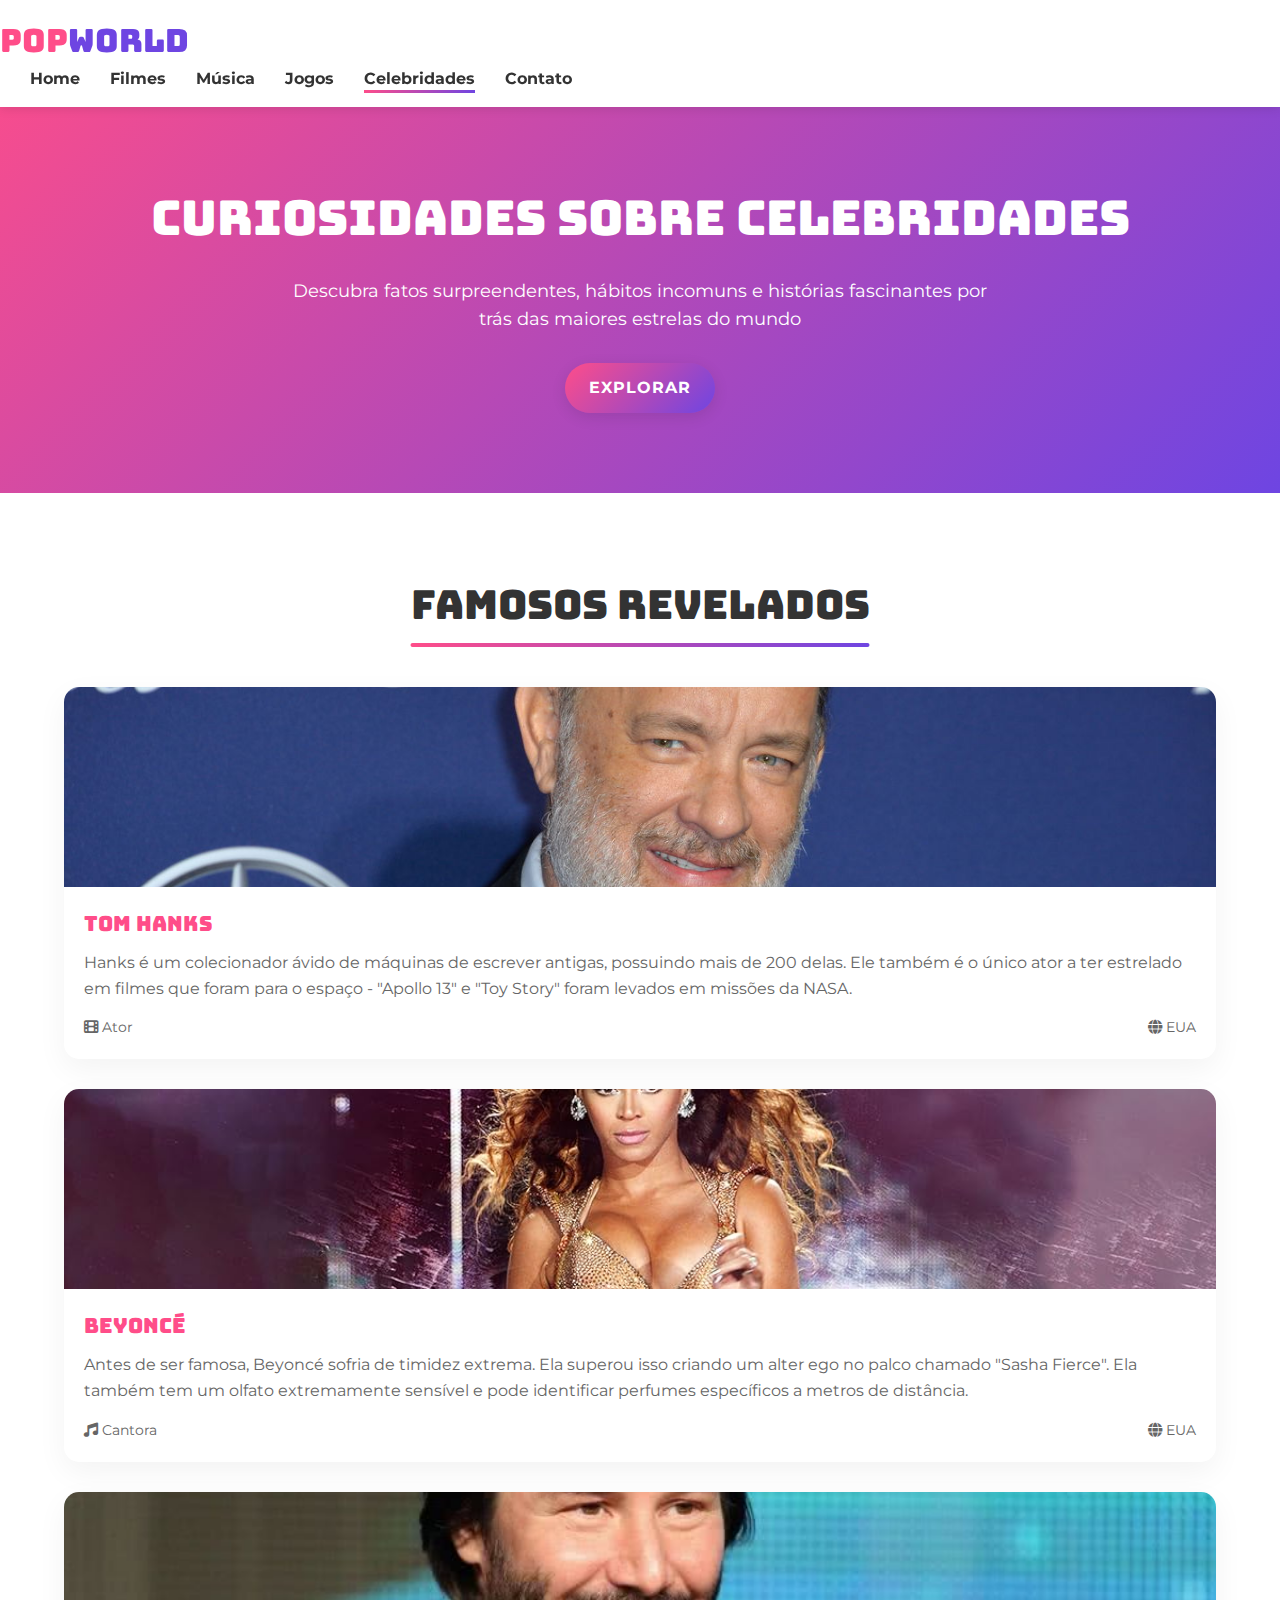
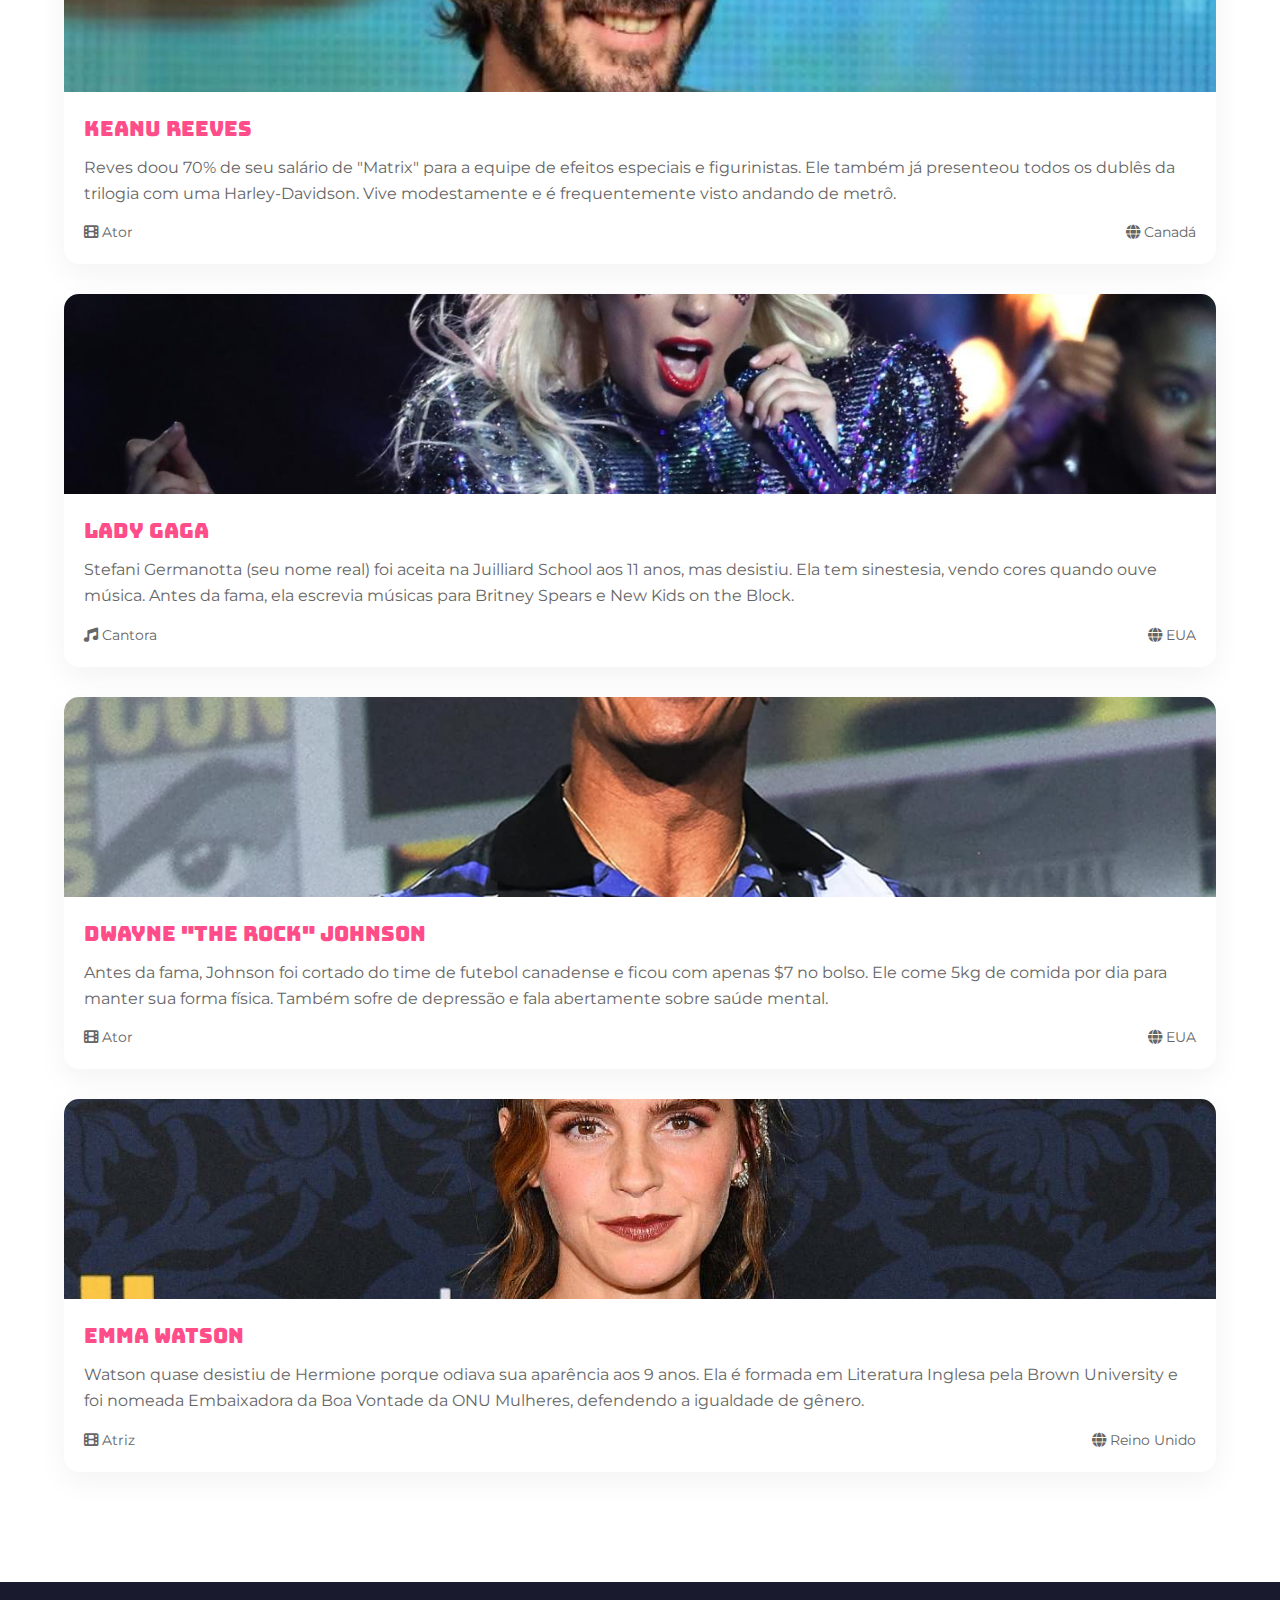
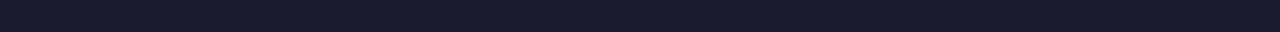
<file: celebridades.html>
<!DOCTYPE html>
<html lang="pt-BR">
<head>
    <meta charset="UTF-8">
    <meta name="viewport" content="width=device-width, initial-scale=1.0">
    <title>Celebridades - PopWorld</title>
    <link rel="stylesheet" href="style.css">
    <link rel="stylesheet" href="https://cdnjs.cloudflare.com/ajax/libs/font-awesome/6.4.0/css/all.min.css">
    <link href="https://fonts.googleapis.com/css2?family=Bungee&family=Montserrat:wght@400;700&display=swap" rel="stylesheet">
</head>
<body>
    <header>
        <div class="logo">
            <span>POP</span><span>WORLD</span>
        </div>
        <nav>
            <ul>
                <li><a href="index.html">Home</a></li>
                <li><a href="filmes.html">Filmes</a></li>
                <li><a href="musica.html">Música</a></li>
                <li><a href="jogos.html">Jogos</a></li>
                <li><a href="celebridades.html" class="active">Celebridades</a></li>
                <li><a href="contatos.html">Contato</a></li>
            </ul>
        </nav>
        <button class="menu-toggle">
            <i class="fas fa-bars"></i>
        </button>
    </header>

    <section class="secondary-hero">
        <h1>Curiosidades sobre Celebridades</h1>
        <p>Descubra fatos surpreendentes, hábitos incomuns e histórias fascinantes por trás das maiores estrelas do mundo</p>
        <a href="#celebs-content" class="btn">Explorar</a>
    </section>

    <section class="content-section" id="celebs-content">
        <h2 class="section-title">Famosos Revelados</h2>
        
        <div class="container">
            <div class="facts-grid">
                <div class="fact-card">
                    <div class="fact-image">
                        <img src="assets/images/tom-hanks.jpg" alt="Tom Hanks">
                    </div>
                    <div class="fact-content">
                        <h3>Tom Hanks</h3>
                        <p>Hanks é um colecionador ávido de máquinas de escrever antigas, possuindo mais de 200 delas. Ele também é o único ator a ter estrelado em filmes que foram para o espaço - "Apollo 13" e "Toy Story" foram levados em missões da NASA.</p>
                        <div class="fact-meta">
                            <span><i class="fas fa-film"></i> Ator</span>
                            <span><i class="fas fa-globe"></i> EUA</span>
                        </div>
                    </div>
                </div>
                
                <div class="fact-card">
                    <div class="fact-image">
                        <img src="assets/images/beyonce.jpg" alt="Beyoncé">
                    </div>
                    <div class="fact-content">
                        <h3>Beyoncé</h3>
                        <p>Antes de ser famosa, Beyoncé sofria de timidez extrema. Ela superou isso criando um alter ego no palco chamado "Sasha Fierce". Ela também tem um olfato extremamente sensível e pode identificar perfumes específicos a metros de distância.</p>
                        <div class="fact-meta">
                            <span><i class="fas fa-music"></i> Cantora</span>
                            <span><i class="fas fa-globe"></i> EUA</span>
                        </div>
                    </div>
                </div>
                
                <div class="fact-card">
                    <div class="fact-image">
                        <img src="assets/images/keanu.jpg" alt="Keanu Reeves">
                    </div>
                    <div class="fact-content">
                        <h3>Keanu Reeves</h3>
                        <p>Reves doou 70% de seu salário de "Matrix" para a equipe de efeitos especiais e figurinistas. Ele também já presenteou todos os dublês da trilogia com uma Harley-Davidson. Vive modestamente e é frequentemente visto andando de metrô.</p>
                        <div class="fact-meta">
                            <span><i class="fas fa-film"></i> Ator</span>
                            <span><i class="fas fa-globe"></i> Canadá</span>
                        </div>
                    </div>
                </div>
                
                <div class="fact-card">
                    <div class="fact-image">
                        <img src="assets/images/gaga.jpg" alt="Lady Gaga">
                    </div>
                    <div class="fact-content">
                        <h3>Lady Gaga</h3>
                        <p>Stefani Germanotta (seu nome real) foi aceita na Juilliard School aos 11 anos, mas desistiu. Ela tem sinestesia, vendo cores quando ouve música. Antes da fama, ela escrevia músicas para Britney Spears e New Kids on the Block.</p>
                        <div class="fact-meta">
                            <span><i class="fas fa-music"></i> Cantora</span>
                            <span><i class="fas fa-globe"></i> EUA</span>
                        </div>
                    </div>
                </div>
                
                <div class="fact-card">
                    <div class="fact-image">
                        <img src="assets/images/the-rock.jpg" alt="Dwayne Johnson">
                    </div>
                    <div class="fact-content">
                        <h3>Dwayne "The Rock" Johnson</h3>
                        <p>Antes da fama, Johnson foi cortado do time de futebol canadense e ficou com apenas $7 no bolso. Ele come 5kg de comida por dia para manter sua forma física. Também sofre de depressão e fala abertamente sobre saúde mental.</p>
                        <div class="fact-meta">
                            <span><i class="fas fa-film"></i> Ator</span>
                            <span><i class="fas fa-globe"></i> EUA</span>
                        </div>
                    </div>
                </div>
                
                <div class="fact-card">
                    <div class="fact-image">
                        <img src="assets/images/emma-watson.jpg" alt="Emma Watson">
                    </div>
                    <div class="fact-content">
                        <h3>Emma Watson</h3>
                        <p>Watson quase desistiu de Hermione porque odiava sua aparência aos 9 anos. Ela é formada em Literatura Inglesa pela Brown University e foi nomeada Embaixadora da Boa Vontade da ONU Mulheres, defendendo a igualdade de gênero.</p>
                        <div class="fact-meta">
                            <span><i class="fas fa-film"></i> Atriz</span>
                            <span><i class="fas fa-globe"></i> Reino Unido</span>
                        </div>
                    </div>
                </div>
            </div>
        </div>
    </section>

    <footer>
        <!-- Rodapé igual ao index.html -->
    </footer>

    <script src="script.js"></script>
</body>
</html>
</file>
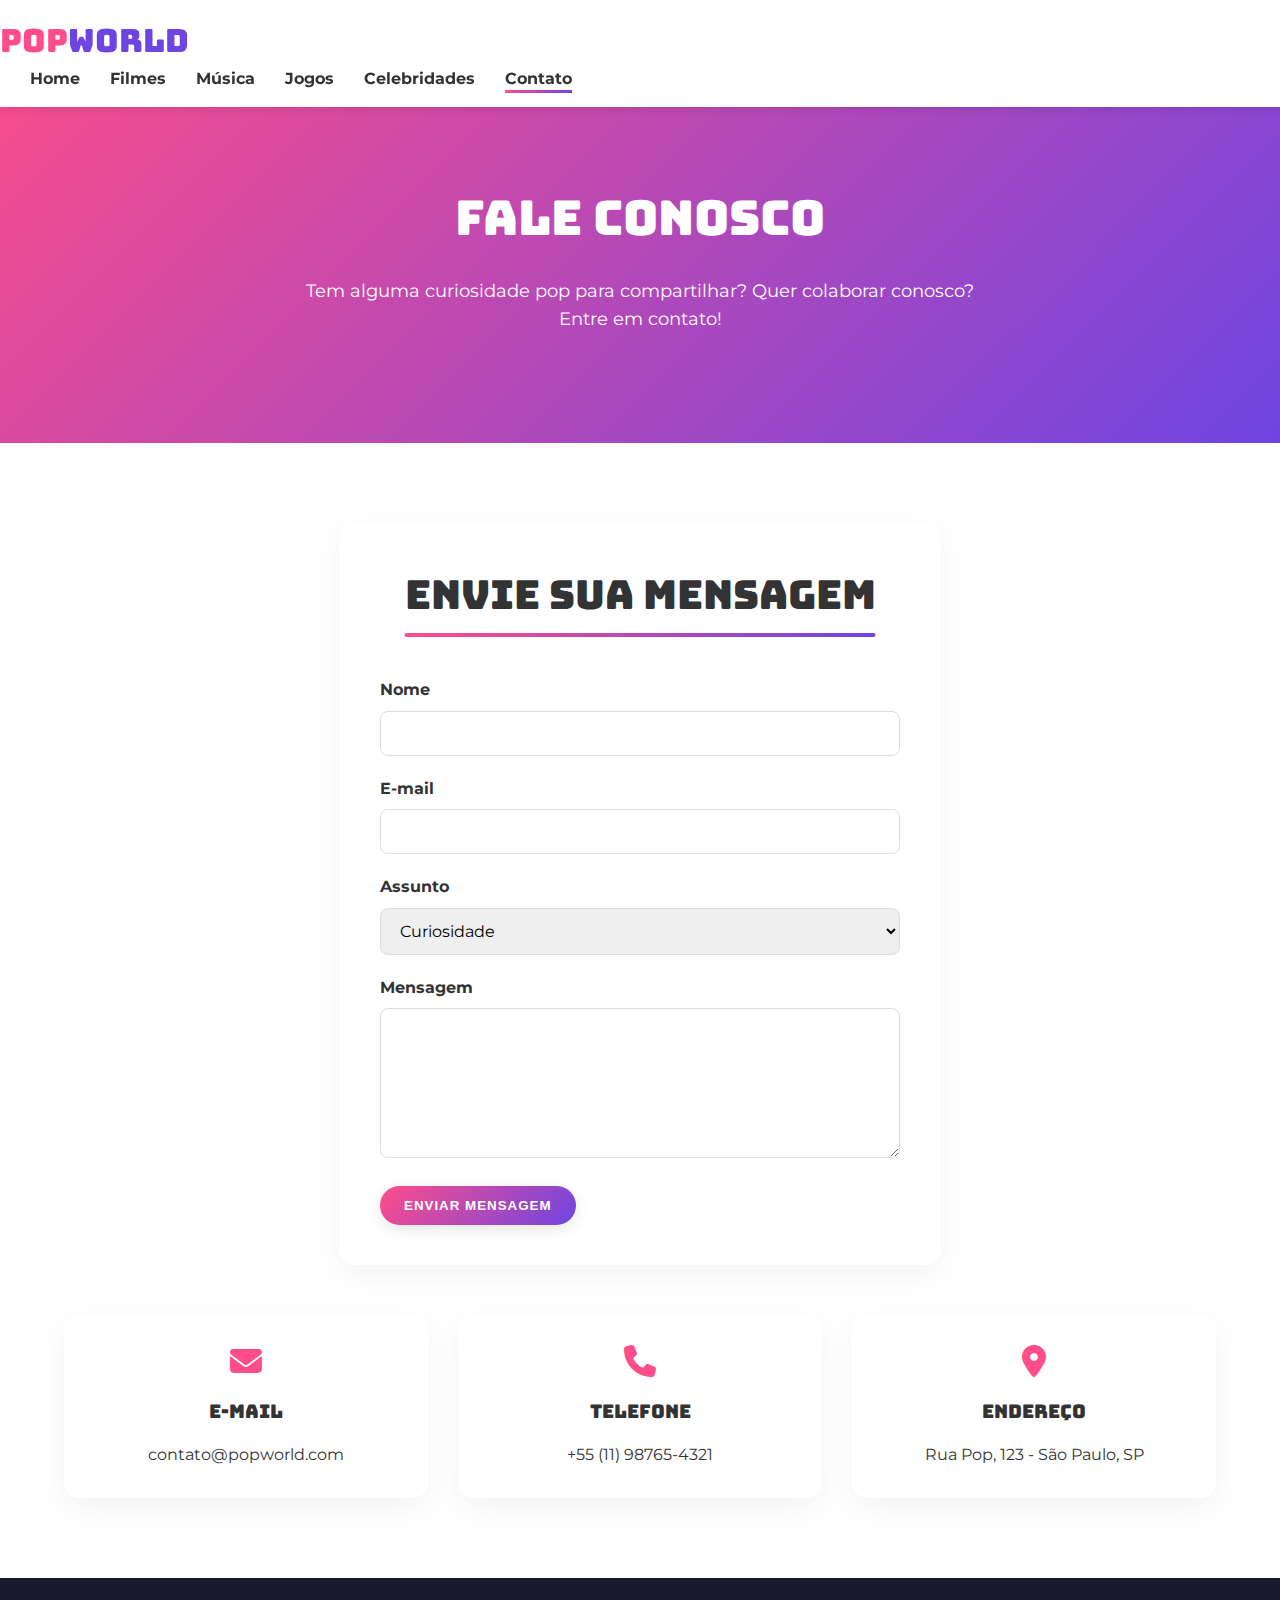
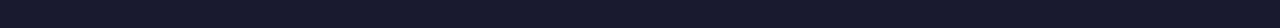
<file: contatos.html>
<!DOCTYPE html>
<html lang="pt-BR">
<head>
    <meta charset="UTF-8">
    <meta name="viewport" content="width=device-width, initial-scale=1.0">
    <title>Contato - PopWorld</title>
    <link rel="stylesheet" href="style.css">
    <link rel="stylesheet" href="https://cdnjs.cloudflare.com/ajax/libs/font-awesome/6.4.0/css/all.min.css">
    <link href="https://fonts.googleapis.com/css2?family=Bungee&family=Montserrat:wght@400;700&display=swap" rel="stylesheet">
</head>
<body>
    <header>
        <div class="logo">
            <span>POP</span><span>WORLD</span>
        </div>
        <nav>
            <ul>
                <li><a href="index.html">Home</a></li>
                <li><a href="filmes.html">Filmes</a></li>
                <li><a href="musica.html">Música</a></li>
                <li><a href="jogos.html">Jogos</a></li>
                <li><a href="celebridades.html">Celebridades</a></li>
                <li><a href="contatos.html" class="active">Contato</a></li>
            </ul>
        </nav>
        <button class="menu-toggle">
            <i class="fas fa-bars"></i>
        </button>
    </header>

    <section class="secondary-hero">
        <h1>Fale Conosco</h1>
        <p>Tem alguma curiosidade pop para compartilhar? Quer colaborar conosco? Entre em contato!</p>
    </section>

    <section class="content-section">
        <div class="container">
            <div class="contact-form">
                <h2 class="section-title">Envie sua Mensagem</h2>
                <form id="contactForm">
                    <div class="form-group">
                        <label for="name">Nome</label>
                        <input type="text" id="name" name="name" required>
                    </div>
                    <div class="form-group">
                        <label for="email">E-mail</label>
                        <input type="email" id="email" name="email" required>
                    </div>
                    <div class="form-group">
                        <label for="subject">Assunto</label>
                        <select id="subject" name="subject">
                            <option value="curiosity">Curiosidade</option>
                            <option value="collab">Colaboração</option>
                            <option value="ad">Publicidade</option>
                            <option value="other">Outro</option>
                        </select>
                    </div>
                    <div class="form-group">
                        <label for="message">Mensagem</label>
                        <textarea id="message" name="message" required></textarea>
                    </div>
                    <button type="submit" class="btn">Enviar Mensagem</button>
                </form>
            </div>
            
            <div class="contact-info">
                <div class="info-card">
                    <i class="fas fa-envelope"></i>
                    <h3>E-mail</h3>
                    <p>contato@popworld.com</p>
                </div>
                <div class="info-card">
                    <i class="fas fa-phone"></i>
                    <h3>Telefone</h3>
                    <p>+55 (11) 98765-4321</p>
                </div>
                <div class="info-card">
                    <i class="fas fa-map-marker-alt"></i>
                    <h3>Endereço</h3>
                    <p>Rua Pop, 123 - São Paulo, SP</p>
                </div>
            </div>
        </div>
    </section>

    <footer>
        <!-- Rodapé igual ao index.html -->
    </footer>

    <script src="script.js"></script>
    <script>
        // Form submission
        document.getElementById('contactForm').addEventListener('submit', function(e) {
            e.preventDefault();
            alert('Obrigado por entrar em contato! Responderemos em breve.');
            this.reset();
        });
    </script>
</body>
</html>
</file>
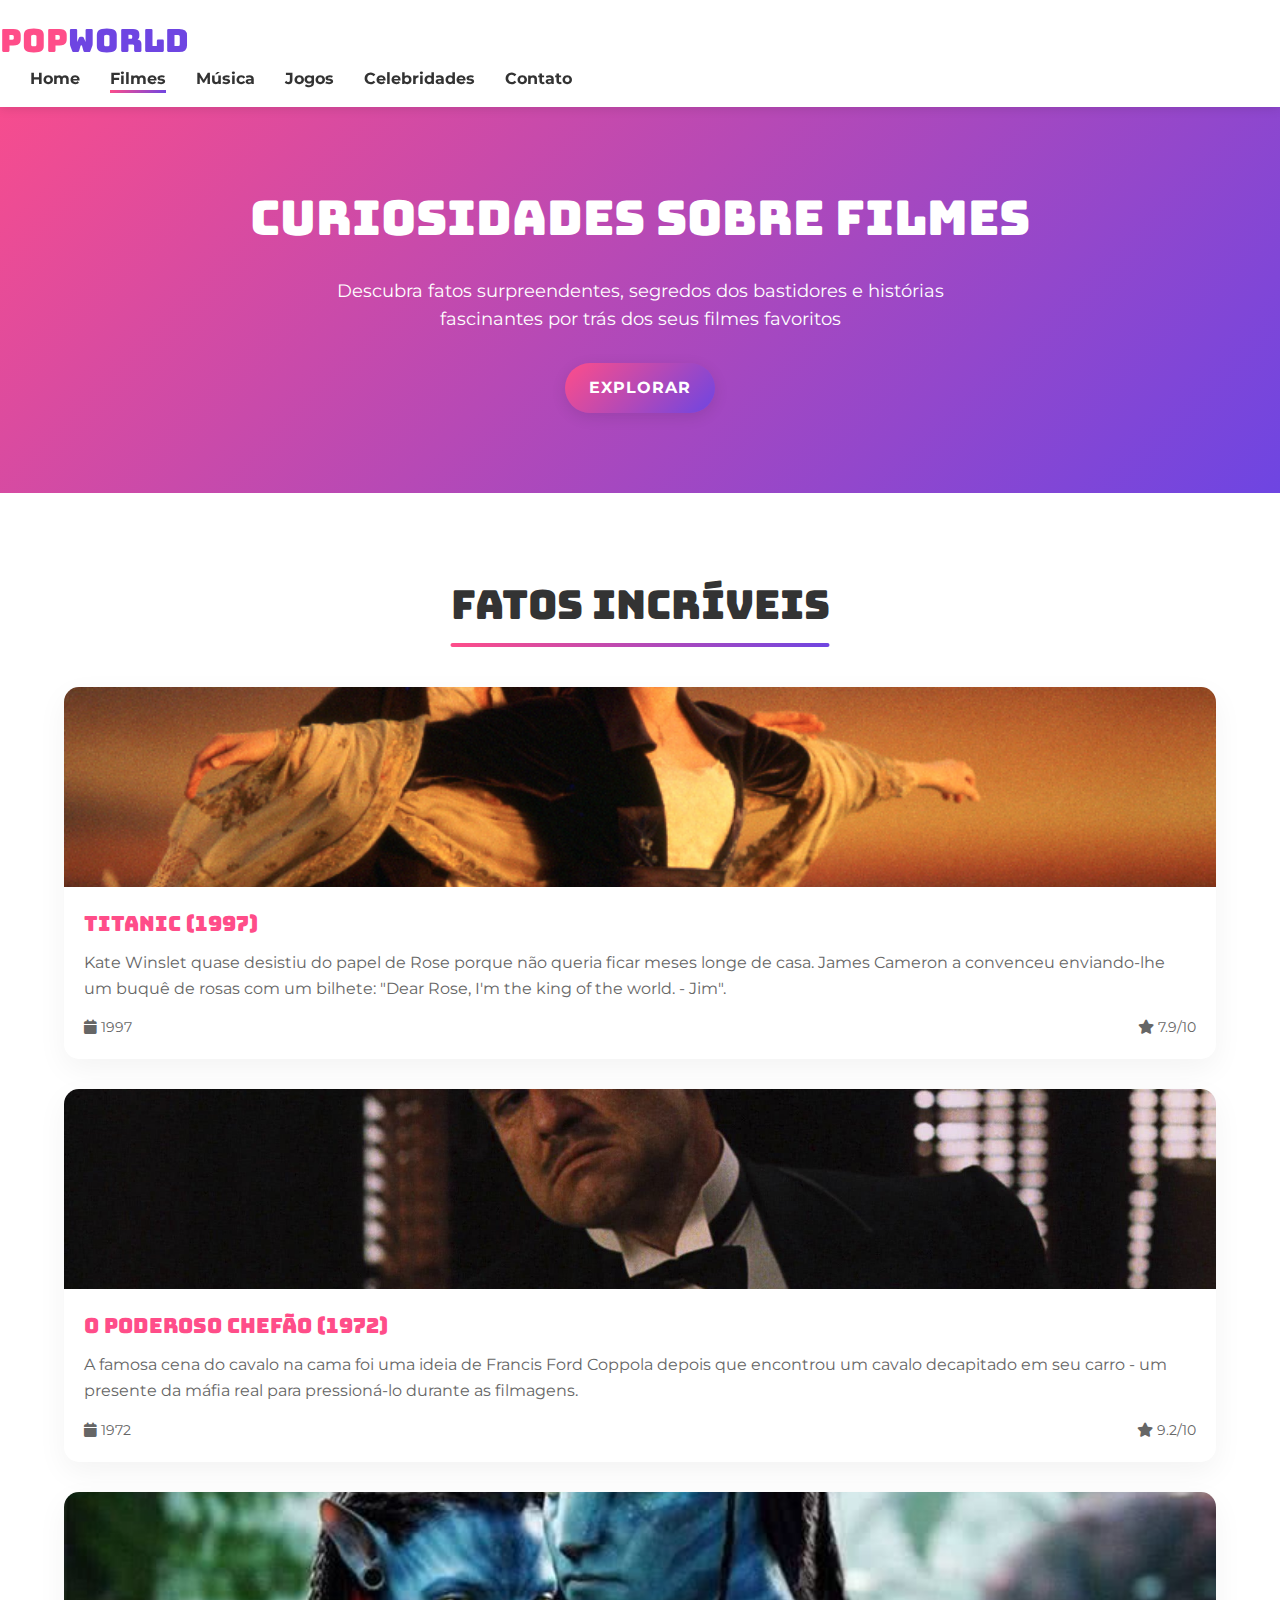
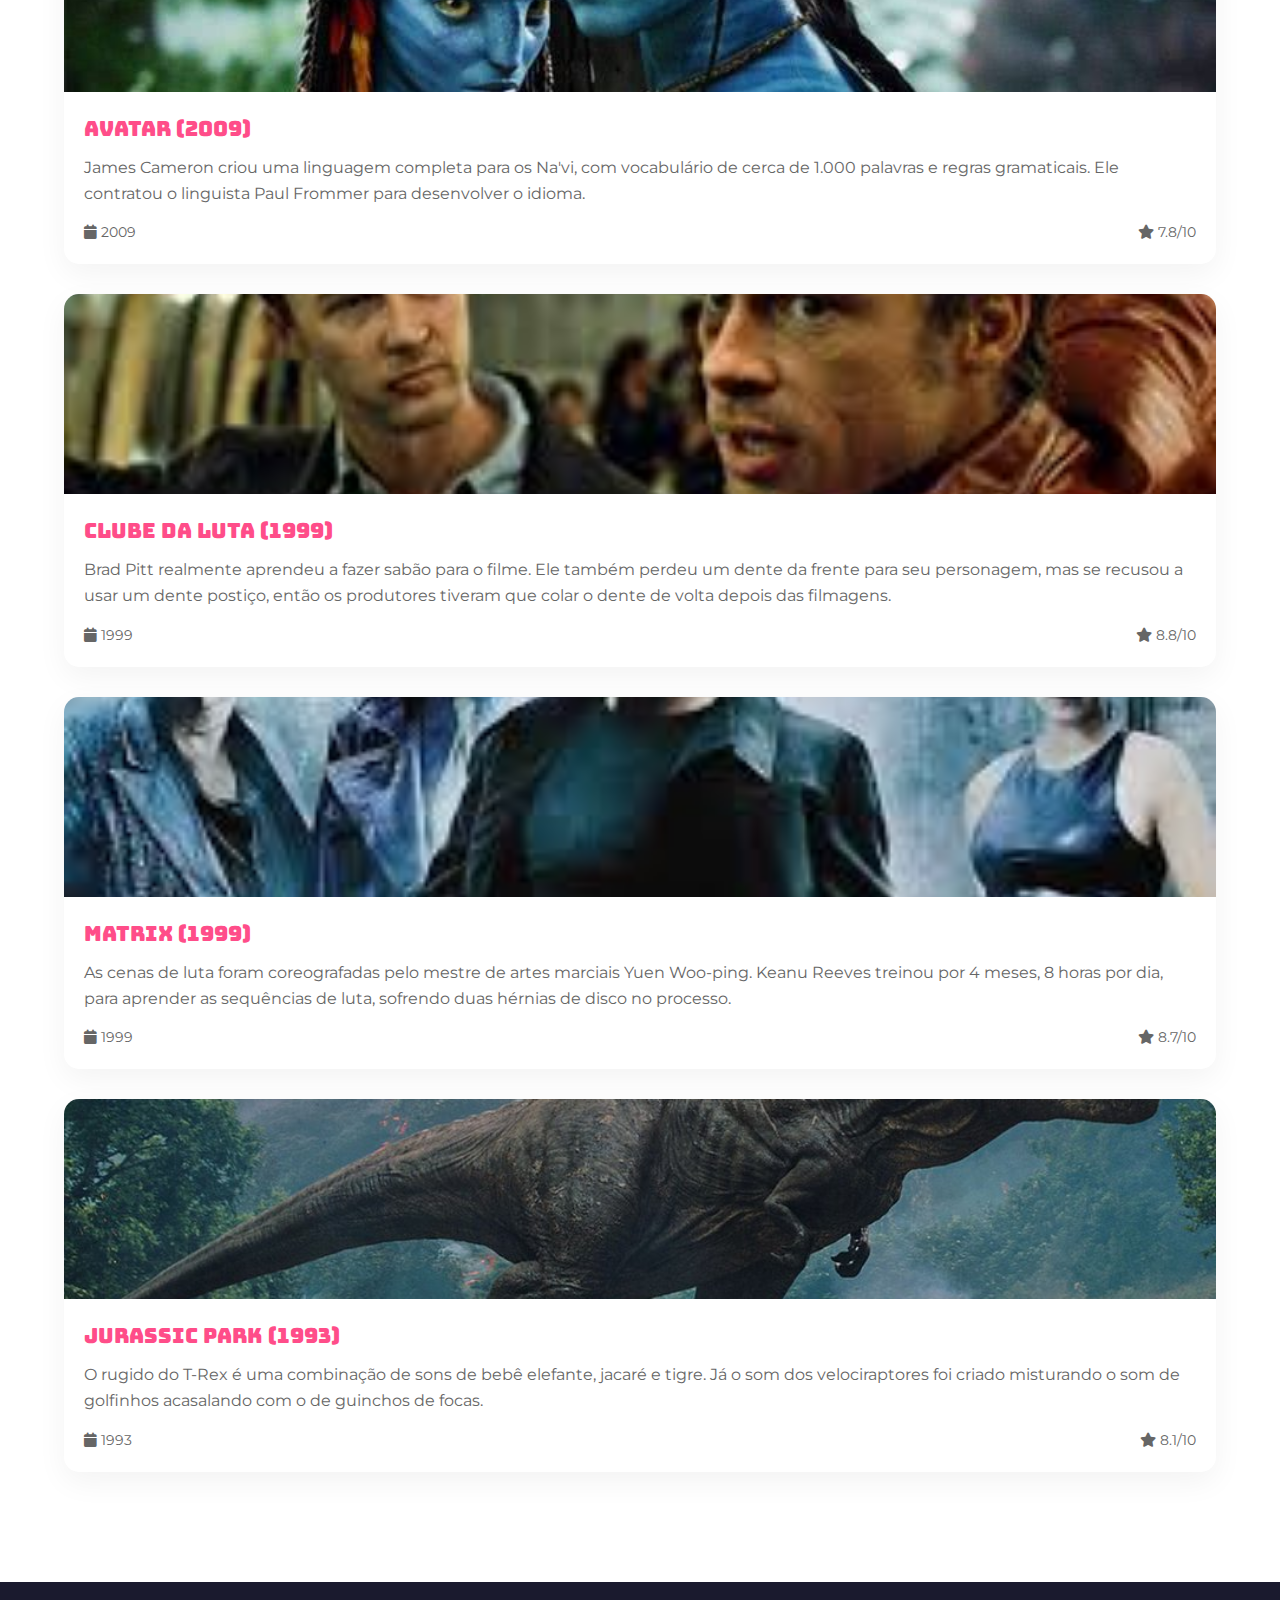
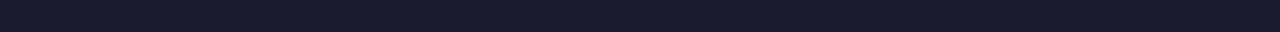
<file: filmes.html>
<!DOCTYPE html>
<html lang="pt-BR">
<head>
    <meta charset="UTF-8">
    <meta name="viewport" content="width=device-width, initial-scale=1.0">
    <title>Filmes - PopWorld</title>
    <link rel="stylesheet" href="style.css">
    <link rel="stylesheet" href="https://cdnjs.cloudflare.com/ajax/libs/font-awesome/6.4.0/css/all.min.css">
    <link href="https://fonts.googleapis.com/css2?family=Bungee&family=Montserrat:wght@400;700&display=swap" rel="stylesheet">
</head>
<body>
    <header>
        <div class="logo">
            <span>POP</span><span>WORLD</span>
        </div>
        <nav>
            <ul>
                <li><a href="index.html">Home</a></li>
                <li><a href="filmes.html" class="active">Filmes</a></li>
                <li><a href="musica.html">Música</a></li>
                <li><a href="jogos.html">Jogos</a></li>
                <li><a href="celebridades.html">Celebridades</a></li>
                <li><a href="contatos.html">Contato</a></li>
            </ul>
        </nav>
        <button class="menu-toggle">
            <i class="fas fa-bars"></i>
        </button>
    </header>

    <section class="secondary-hero">
        <h1>Curiosidades sobre Filmes</h1>
        <p>Descubra fatos surpreendentes, segredos dos bastidores e histórias fascinantes por trás dos seus filmes favoritos</p>
        <a href="#filmes-content" class="btn">Explorar</a>
    </section>

    <section class="content-section" id="filmes-content">
        <h2 class="section-title">Fatos Incríveis</h2>
        
        <div class="container">
            <div class="facts-grid">
                <div class="fact-card">
                    <div class="fact-image">
                        <img src="assets/images/titanic.jpg" alt="Titanic">
                    </div>
                    <div class="fact-content">
                        <h3>Titanic (1997)</h3>
                        <p>Kate Winslet quase desistiu do papel de Rose porque não queria ficar meses longe de casa. James Cameron a convenceu enviando-lhe um buquê de rosas com um bilhete: "Dear Rose, I'm the king of the world. - Jim".</p>
                        <div class="fact-meta">
                            <span><i class="fas fa-calendar"></i> 1997</span>
                            <span><i class="fas fa-star"></i> 7.9/10</span>
                        </div>
                    </div>
                </div>
                
                <div class="fact-card">
                    <div class="fact-image">
                        <img src="assets/images/godfather.jpg" alt="O Poderoso Chefão">
                    </div>
                    <div class="fact-content">
                        <h3>O Poderoso Chefão (1972)</h3>
                        <p>A famosa cena do cavalo na cama foi uma ideia de Francis Ford Coppola depois que encontrou um cavalo decapitado em seu carro - um presente da máfia real para pressioná-lo durante as filmagens.</p>
                        <div class="fact-meta">
                            <span><i class="fas fa-calendar"></i> 1972</span>
                            <span><i class="fas fa-star"></i> 9.2/10</span>
                        </div>
                    </div>
                </div>
                
                <div class="fact-card">
                    <div class="fact-image">
                        <img src="assets/images/avatar.jpg" alt="Avatar">
                    </div>
                    <div class="fact-content">
                        <h3>Avatar (2009)</h3>
                        <p>James Cameron criou uma linguagem completa para os Na'vi, com vocabulário de cerca de 1.000 palavras e regras gramaticais. Ele contratou o linguista Paul Frommer para desenvolver o idioma.</p>
                        <div class="fact-meta">
                            <span><i class="fas fa-calendar"></i> 2009</span>
                            <span><i class="fas fa-star"></i> 7.8/10</span>
                        </div>
                    </div>
                </div>
                
                <div class="fact-card">
                    <div class="fact-image">
                        <img src="assets/images/clube-da-luta.jpg" alt="Clube da Luta">
                    </div>
                    <div class="fact-content">
                        <h3>Clube da Luta (1999)</h3>
                        <p>Brad Pitt realmente aprendeu a fazer sabão para o filme. Ele também perdeu um dente da frente para seu personagem, mas se recusou a usar um dente postiço, então os produtores tiveram que colar o dente de volta depois das filmagens.</p>
                        <div class="fact-meta">
                            <span><i class="fas fa-calendar"></i> 1999</span>
                            <span><i class="fas fa-star"></i> 8.8/10</span>
                        </div>
                    </div>
                </div>
                
                <div class="fact-card">
                    <div class="fact-image">
                        <img src="assets/images/matrix.jpg" alt="Matrix">
                    </div>
                    <div class="fact-content">
                        <h3>Matrix (1999)</h3>
                        <p>As cenas de luta foram coreografadas pelo mestre de artes marciais Yuen Woo-ping. Keanu Reeves treinou por 4 meses, 8 horas por dia, para aprender as sequências de luta, sofrendo duas hérnias de disco no processo.</p>
                        <div class="fact-meta">
                            <span><i class="fas fa-calendar"></i> 1999</span>
                            <span><i class="fas fa-star"></i> 8.7/10</span>
                        </div>
                    </div>
                </div>
                
                <div class="fact-card">
                    <div class="fact-image">
                        <img src="assets/images/jurassic.jpg" alt="Jurassic Park">
                    </div>
                    <div class="fact-content">
                        <h3>Jurassic Park (1993)</h3>
                        <p>O rugido do T-Rex é uma combinação de sons de bebê elefante, jacaré e tigre. Já o som dos velociraptores foi criado misturando o som de golfinhos acasalando com o de guinchos de focas.</p>
                        <div class="fact-meta">
                            <span><i class="fas fa-calendar"></i> 1993</span>
                            <span><i class="fas fa-star"></i> 8.1/10</span>
                        </div>
                    </div>
                </div>
            </div>
        </div>
    </section>

    <footer>
        <!-- Rodapé igual ao index.html -->
    </footer>

    <script src="script.js"></script>
</body>
</html>
</file>
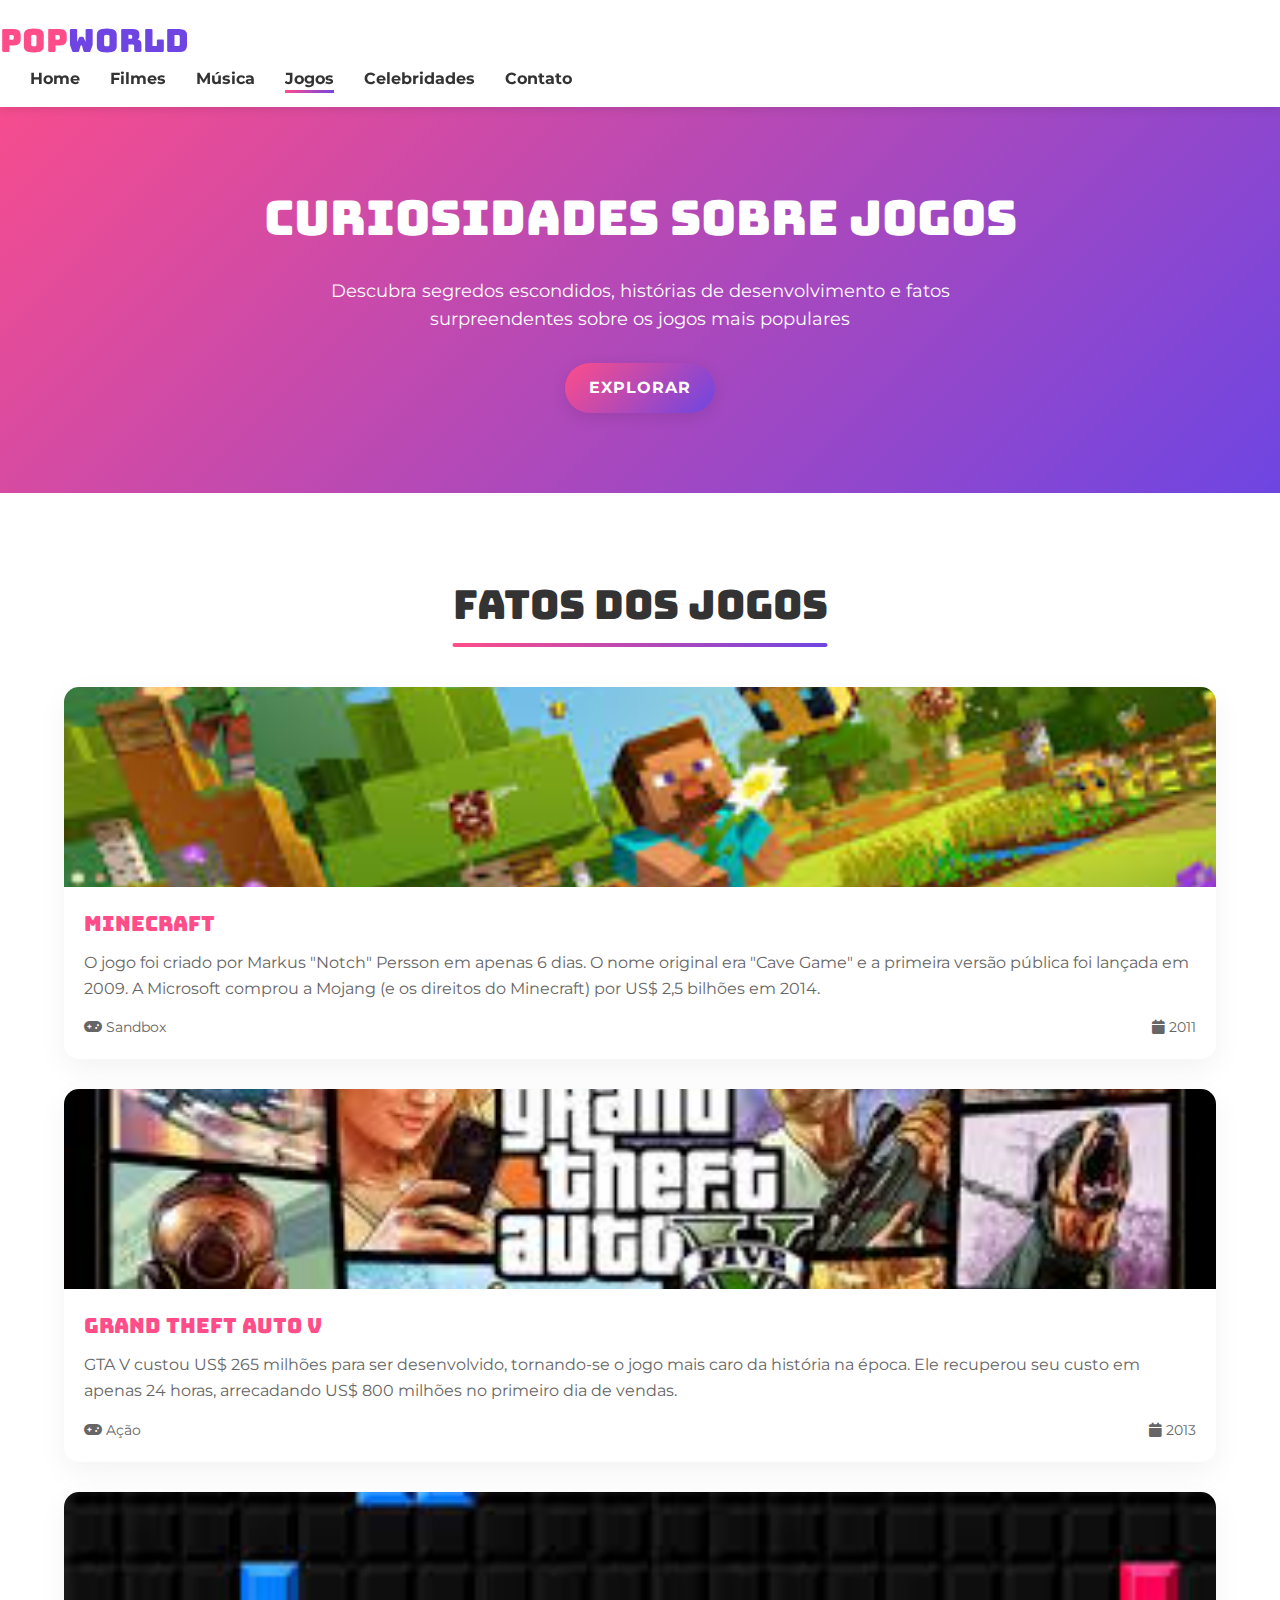
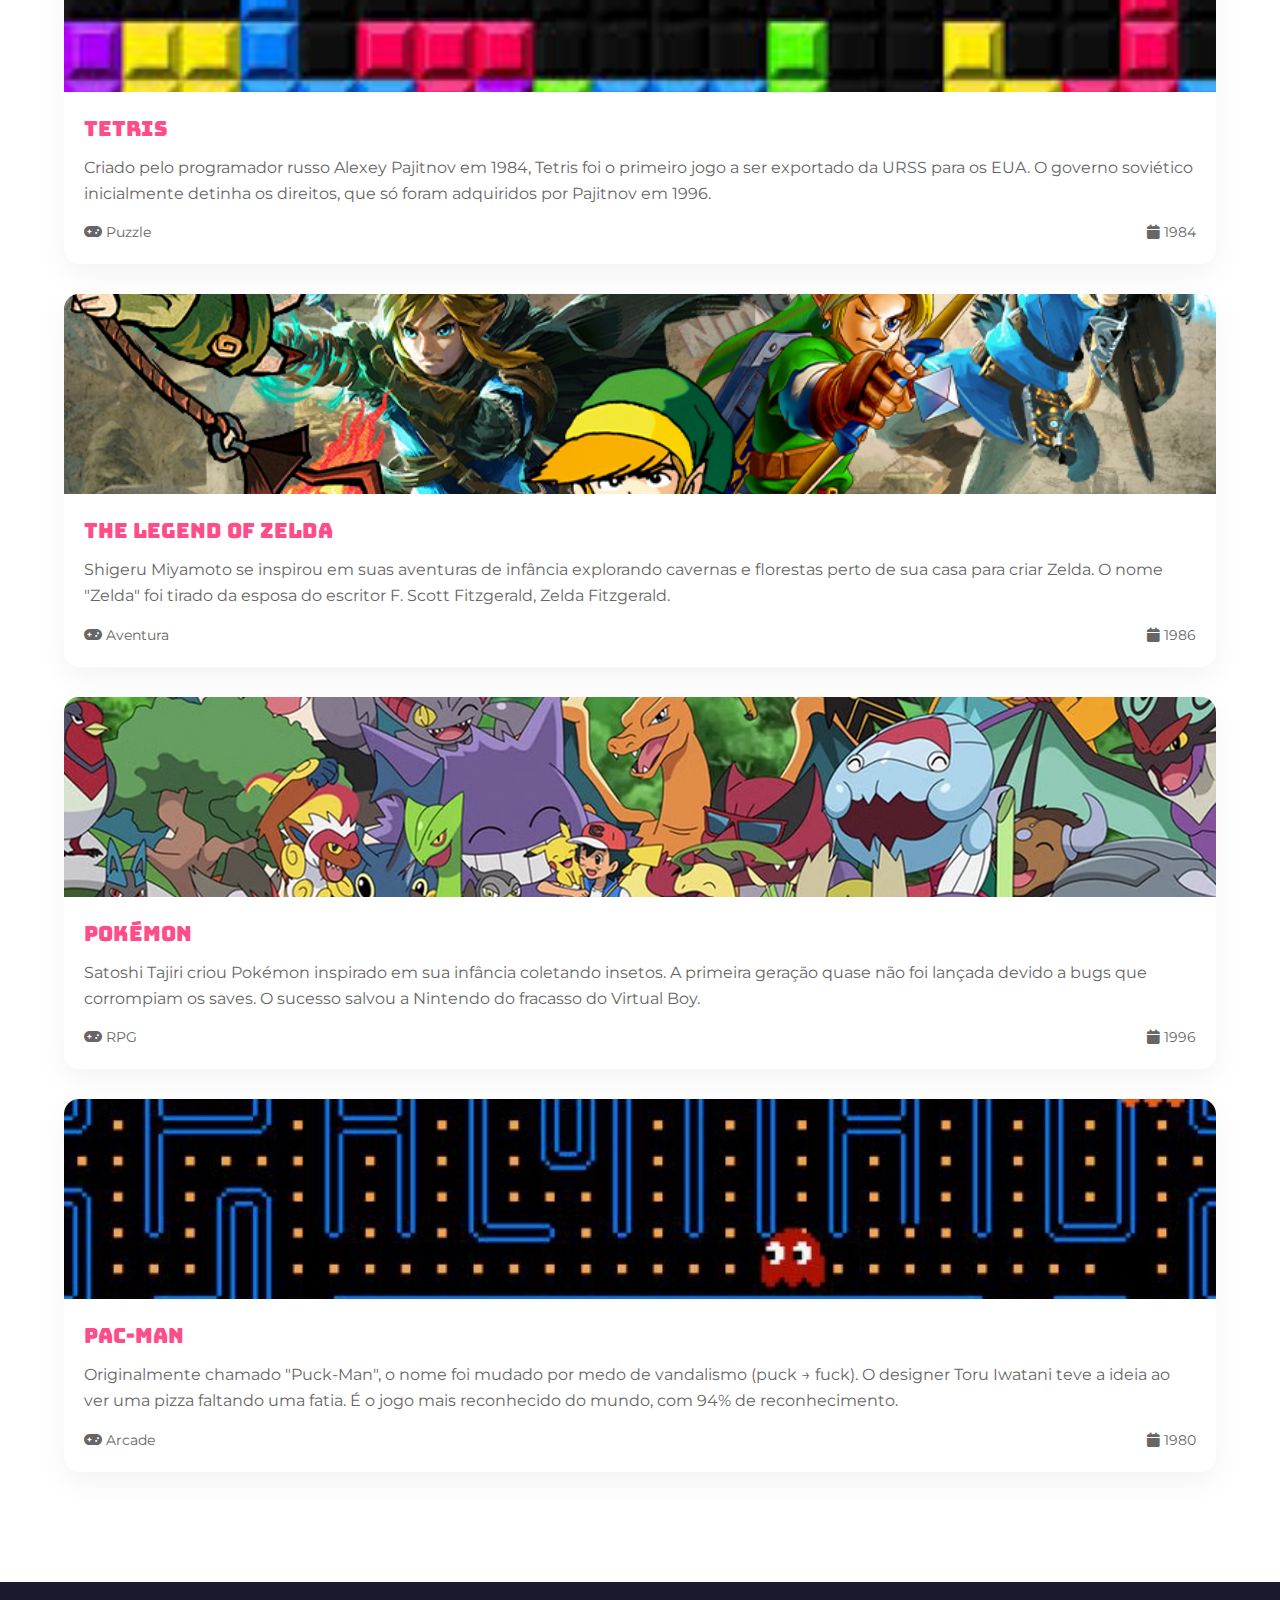
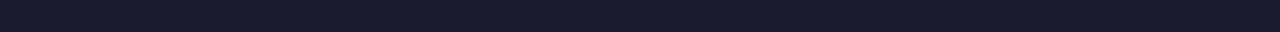
<file: jogos.html>
<!DOCTYPE html>
<html lang="pt-BR">
<head>
    <meta charset="UTF-8">
    <meta name="viewport" content="width=device-width, initial-scale=1.0">
    <title>Jogos - PopWorld</title>
    <link rel="stylesheet" href="style.css">
    <link rel="stylesheet" href="https://cdnjs.cloudflare.com/ajax/libs/font-awesome/6.4.0/css/all.min.css">
    <link href="https://fonts.googleapis.com/css2?family=Bungee&family=Montserrat:wght@400;700&display=swap" rel="stylesheet">
</head>
<body>
    <header>
        <div class="logo">
            <span>POP</span><span>WORLD</span>
        </div>
        <nav>
            <ul>
                <li><a href="index.html">Home</a></li>
                <li><a href="filmes.html">Filmes</a></li>
                <li><a href="musica.html">Música</a></li>
                <li><a href="jogos.html" class="active">Jogos</a></li>
                <li><a href="celebridades.html">Celebridades</a></li>
                <li><a href="contatos.html">Contato</a></li>
            </ul>
        </nav>
        <button class="menu-toggle">
            <i class="fas fa-bars"></i>
        </button>
    </header>

    <section class="secondary-hero">
        <h1>Curiosidades sobre Jogos</h1>
        <p>Descubra segredos escondidos, histórias de desenvolvimento e fatos surpreendentes sobre os jogos mais populares</p>
        <a href="#jogos-content" class="btn">Explorar</a>
    </section>

    <section class="content-section" id="jogos-content">
        <h2 class="section-title">Fatos dos Jogos</h2>
        
        <div class="container">
            <div class="facts-grid">
                <div class="fact-card">
                    <div class="fact-image">
                        <img src="assets/images/minecraft.jpg" alt="Minecraft">
                    </div>
                    <div class="fact-content">
                        <h3>Minecraft</h3>
                        <p>O jogo foi criado por Markus "Notch" Persson em apenas 6 dias. O nome original era "Cave Game" e a primeira versão pública foi lançada em 2009. A Microsoft comprou a Mojang (e os direitos do Minecraft) por US$ 2,5 bilhões em 2014.</p>
                        <div class="fact-meta">
                            <span><i class="fas fa-gamepad"></i> Sandbox</span>
                            <span><i class="fas fa-calendar"></i> 2011</span>
                        </div>
                    </div>
                </div>
                
                <div class="fact-card">
                    <div class="fact-image">
                        <img src="assets/images/gta.jpg" alt="Grand Theft Auto">
                    </div>
                    <div class="fact-content">
                        <h3>Grand Theft Auto V</h3>
                        <p>GTA V custou US$ 265 milhões para ser desenvolvido, tornando-se o jogo mais caro da história na época. Ele recuperou seu custo em apenas 24 horas, arrecadando US$ 800 milhões no primeiro dia de vendas.</p>
                        <div class="fact-meta">
                            <span><i class="fas fa-gamepad"></i> Ação</span>
                            <span><i class="fas fa-calendar"></i> 2013</span>
                        </div>
                    </div>
                </div>
                
                <div class="fact-card">
                    <div class="fact-image">
                        <img src="assets/images/tetris.jpg" alt="Tetris">
                    </div>
                    <div class="fact-content">
                        <h3>Tetris</h3>
                        <p>Criado pelo programador russo Alexey Pajitnov em 1984, Tetris foi o primeiro jogo a ser exportado da URSS para os EUA. O governo soviético inicialmente detinha os direitos, que só foram adquiridos por Pajitnov em 1996.</p>
                        <div class="fact-meta">
                            <span><i class="fas fa-gamepad"></i> Puzzle</span>
                            <span><i class="fas fa-calendar"></i> 1984</span>
                        </div>
                    </div>
                </div>
                
                <div class="fact-card">
                    <div class="fact-image">
                        <img src="assets/images/zelda.jpg" alt="The Legend of Zelda">
                    </div>
                    <div class="fact-content">
                        <h3>The Legend of Zelda</h3>
                        <p>Shigeru Miyamoto se inspirou em suas aventuras de infância explorando cavernas e florestas perto de sua casa para criar Zelda. O nome "Zelda" foi tirado da esposa do escritor F. Scott Fitzgerald, Zelda Fitzgerald.</p>
                        <div class="fact-meta">
                            <span><i class="fas fa-gamepad"></i> Aventura</span>
                            <span><i class="fas fa-calendar"></i> 1986</span>
                        </div>
                    </div>
                </div>
                
                <div class="fact-card">
                    <div class="fact-image">
                        <img src="assets/images/pokemon.jpg" alt="Pokémon">
                    </div>
                    <div class="fact-content">
                        <h3>Pokémon</h3>
                        <p>Satoshi Tajiri criou Pokémon inspirado em sua infância coletando insetos. A primeira geração quase não foi lançada devido a bugs que corrompiam os saves. O sucesso salvou a Nintendo do fracasso do Virtual Boy.</p>
                        <div class="fact-meta">
                            <span><i class="fas fa-gamepad"></i> RPG</span>
                            <span><i class="fas fa-calendar"></i> 1996</span>
                        </div>
                    </div>
                </div>
                
                <div class="fact-card">
                    <div class="fact-image">
                        <img src="assets/images/pacman.jpg" alt="Pac-Man">
                    </div>
                    <div class="fact-content">
                        <h3>Pac-Man</h3>
                        <p>Originalmente chamado "Puck-Man", o nome foi mudado por medo de vandalismo (puck → fuck). O designer Toru Iwatani teve a ideia ao ver uma pizza faltando uma fatia. É o jogo mais reconhecido do mundo, com 94% de reconhecimento.</p>
                        <div class="fact-meta">
                            <span><i class="fas fa-gamepad"></i> Arcade</span>
                            <span><i class="fas fa-calendar"></i> 1980</span>
                        </div>
                    </div>
                </div>
            </div>
        </div>
    </section>

    <footer>
        <!-- Rodapé igual ao index.html -->
    </footer>

    <script src="script.js"></script>
</body>
</html>
</file>
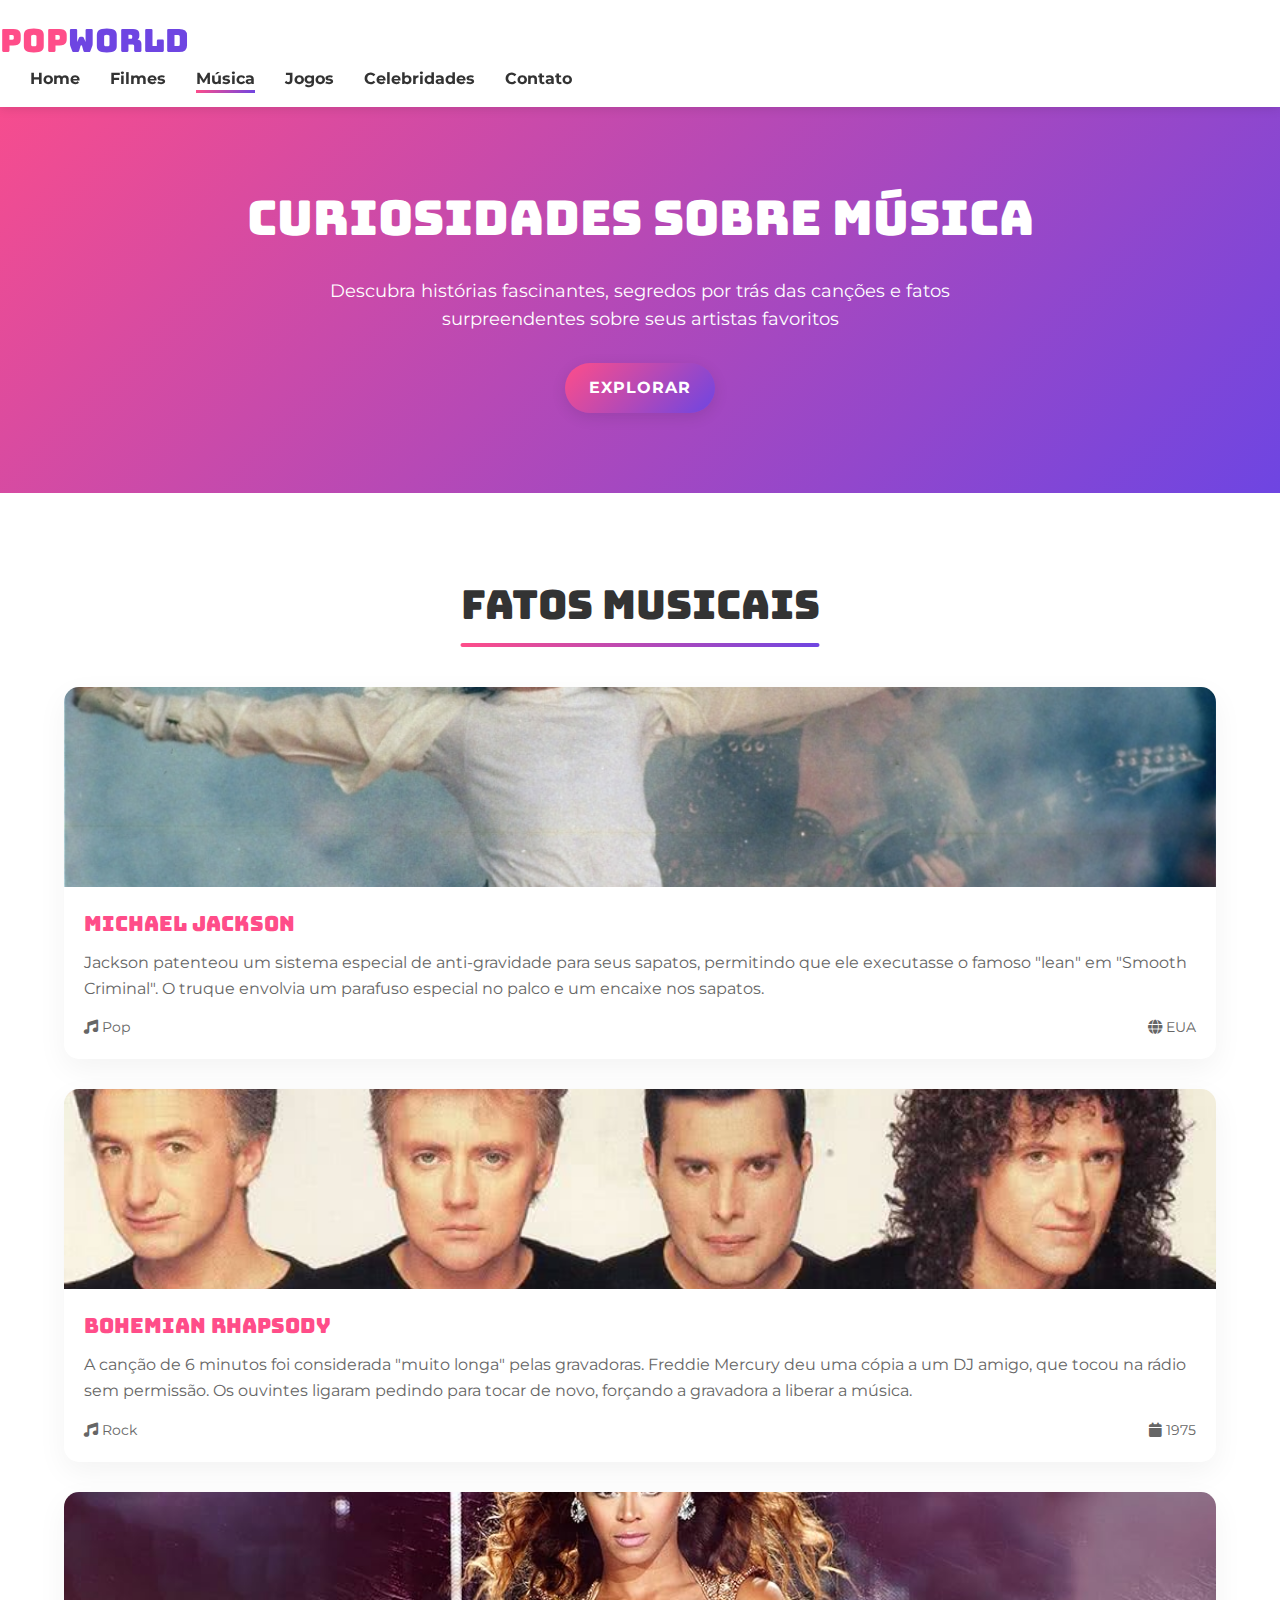
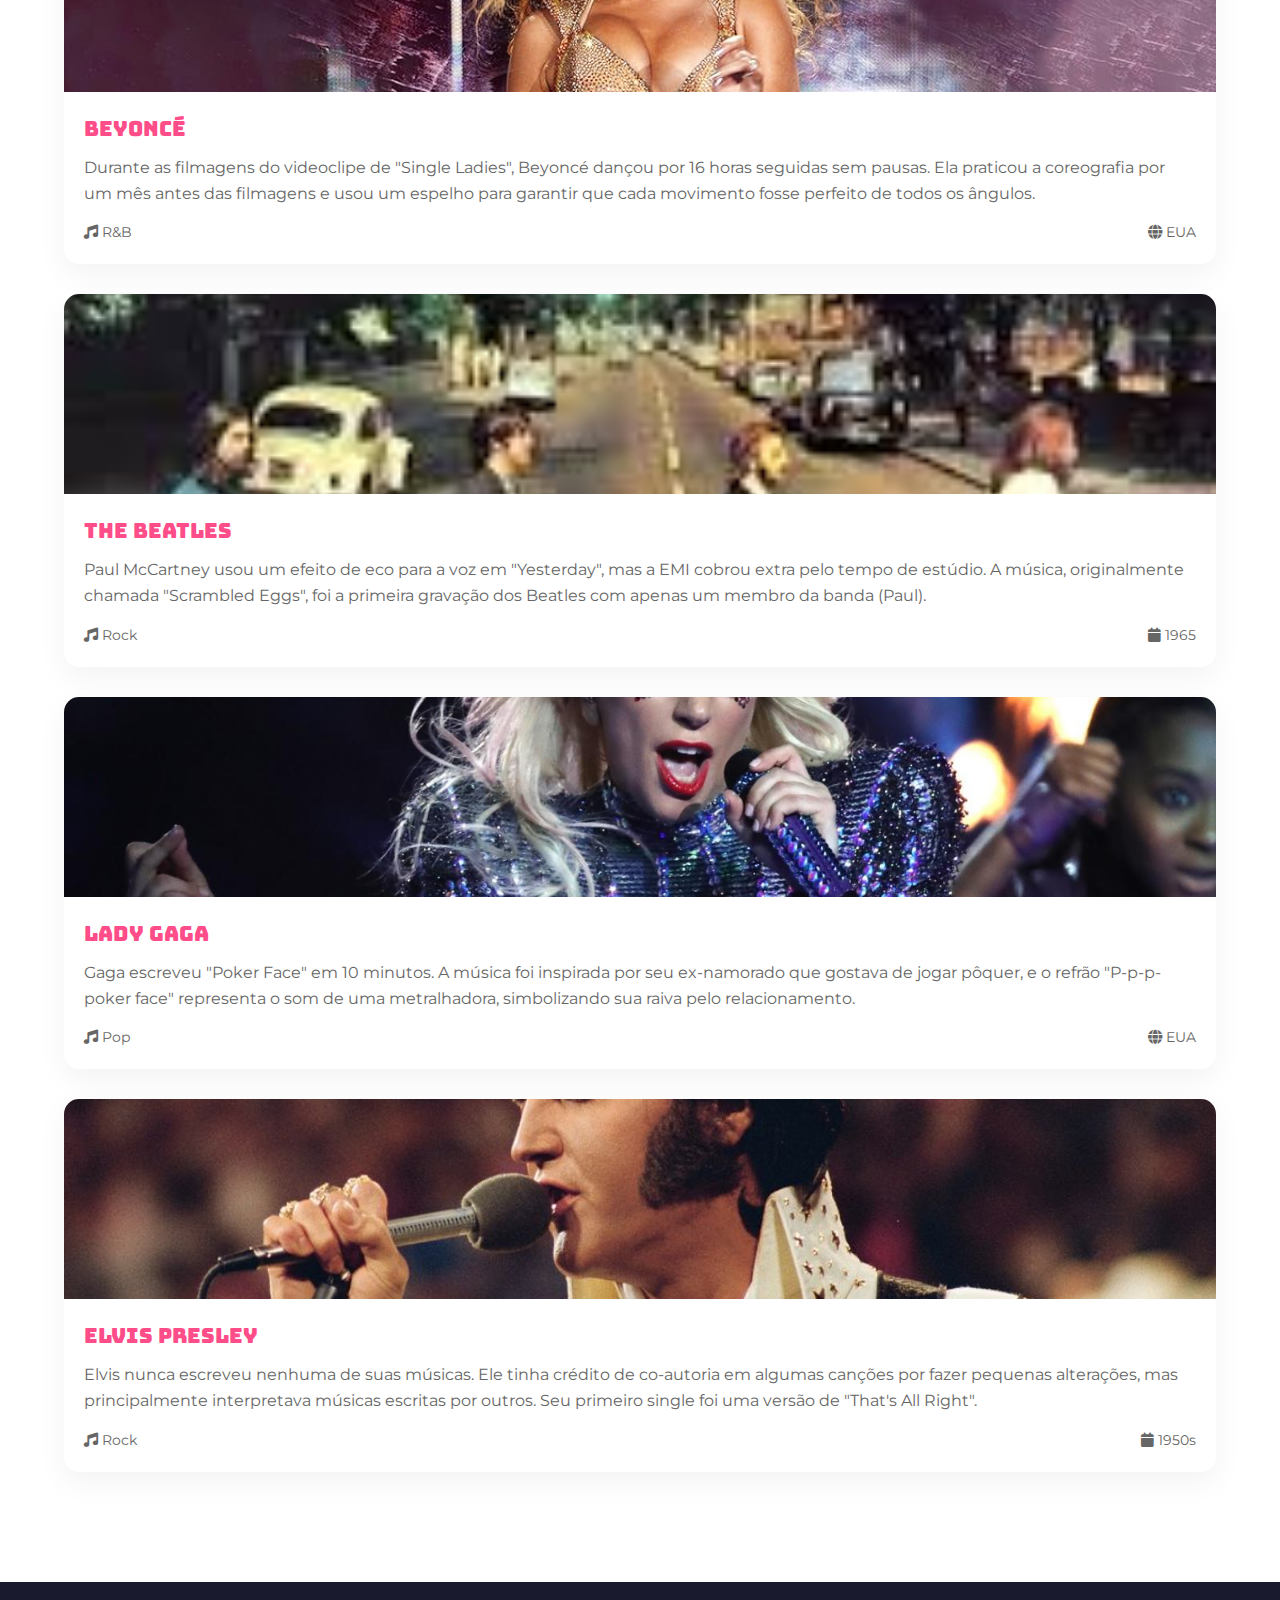
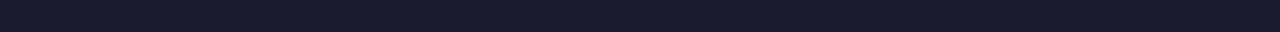
<file: musica.html>
<!DOCTYPE html>
<html lang="pt-BR">
<head>
    <meta charset="UTF-8">
    <meta name="viewport" content="width=device-width, initial-scale=1.0">
    <title>Música - PopWorld</title>
    <link rel="stylesheet" href="style.css">
    <link rel="stylesheet" href="https://cdnjs.cloudflare.com/ajax/libs/font-awesome/6.4.0/css/all.min.css">
    <link href="https://fonts.googleapis.com/css2?family=Bungee&family=Montserrat:wght@400;700&display=swap" rel="stylesheet">
</head>
<body>
    <header>
        <div class="logo">
            <span>POP</span><span>WORLD</span>
        </div>
        <nav>
            <ul>
                <li><a href="index.html">Home</a></li>
                <li><a href="filmes.html">Filmes</a></li>
                <li><a href="musica.html" class="active">Música</a></li>
                <li><a href="jogos.html">Jogos</a></li>
                <li><a href="celebridades.html">Celebridades</a></li>
                <li><a href="contatos.html">Contato</a></li>
            </ul>
        </nav>
        <button class="menu-toggle">
            <i class="fas fa-bars"></i>
        </button>
    </header>

    <section class="secondary-hero">
        <h1>Curiosidades sobre Música</h1>
        <p>Descubra histórias fascinantes, segredos por trás das canções e fatos surpreendentes sobre seus artistas favoritos</p>
        <a href="#musica-content" class="btn">Explorar</a>
    </section>

    <section class="content-section" id="musica-content">
        <h2 class="section-title">Fatos Musicais</h2>
        
        <div class="container">
            <div class="facts-grid">
                <div class="fact-card">
                    <div class="fact-image">
                        <img src="assets/images/michael.jpg" alt="Michael Jackson">
                    </div>
                    <div class="fact-content">
                        <h3>Michael Jackson</h3>
                        <p>Jackson patenteou um sistema especial de anti-gravidade para seus sapatos, permitindo que ele executasse o famoso "lean" em "Smooth Criminal". O truque envolvia um parafuso especial no palco e um encaixe nos sapatos.</p>
                        <div class="fact-meta">
                            <span><i class="fas fa-music"></i> Pop</span>
                            <span><i class="fas fa-globe"></i> EUA</span>
                        </div>
                    </div>
                </div>
                
                <div class="fact-card">
                    <div class="fact-image">
                        <img src="assets/images/queen.jpg" alt="Queen">
                    </div>
                    <div class="fact-content">
                        <h3>Bohemian Rhapsody</h3>
                        <p>A canção de 6 minutos foi considerada "muito longa" pelas gravadoras. Freddie Mercury deu uma cópia a um DJ amigo, que tocou na rádio sem permissão. Os ouvintes ligaram pedindo para tocar de novo, forçando a gravadora a liberar a música.</p>
                        <div class="fact-meta">
                            <span><i class="fas fa-music"></i> Rock</span>
                            <span><i class="fas fa-calendar"></i> 1975</span>
                        </div>
                    </div>
                </div>
                
                <div class="fact-card">
                    <div class="fact-image">
                        <img src="assets/images/beyonce.jpg" alt="Beyoncé">
                    </div>
                    <div class="fact-content">
                        <h3>Beyoncé</h3>
                        <p>Durante as filmagens do videoclipe de "Single Ladies", Beyoncé dançou por 16 horas seguidas sem pausas. Ela praticou a coreografia por um mês antes das filmagens e usou um espelho para garantir que cada movimento fosse perfeito de todos os ângulos.</p>
                        <div class="fact-meta">
                            <span><i class="fas fa-music"></i> R&B</span>
                            <span><i class="fas fa-globe"></i> EUA</span>
                        </div>
                    </div>
                </div>
                
                <div class="fact-card">
                    <div class="fact-image">
                        <img src="assets/images/beatles.jpg" alt="The Beatles">
                    </div>
                    <div class="fact-content">
                        <h3>The Beatles</h3>
                        <p>Paul McCartney usou um efeito de eco para a voz em "Yesterday", mas a EMI cobrou extra pelo tempo de estúdio. A música, originalmente chamada "Scrambled Eggs", foi a primeira gravação dos Beatles com apenas um membro da banda (Paul).</p>
                        <div class="fact-meta">
                            <span><i class="fas fa-music"></i> Rock</span>
                            <span><i class="fas fa-calendar"></i> 1965</span>
                        </div>
                    </div>
                </div>
                
                <div class="fact-card">
                    <div class="fact-image">
                        <img src="assets/images/gaga.jpg" alt="Lady Gaga">
                    </div>
                    <div class="fact-content">
                        <h3>Lady Gaga</h3>
                        <p>Gaga escreveu "Poker Face" em 10 minutos. A música foi inspirada por seu ex-namorado que gostava de jogar pôquer, e o refrão "P-p-p-poker face" representa o som de uma metralhadora, simbolizando sua raiva pelo relacionamento.</p>
                        <div class="fact-meta">
                            <span><i class="fas fa-music"></i> Pop</span>
                            <span><i class="fas fa-globe"></i> EUA</span>
                        </div>
                    </div>
                </div>
                
                <div class="fact-card">
                    <div class="fact-image">
                        <img src="assets/images/elvis.jpg" alt="Elvis Presley">
                    </div>
                    <div class="fact-content">
                        <h3>Elvis Presley</h3>
                        <p>Elvis nunca escreveu nenhuma de suas músicas. Ele tinha crédito de co-autoria em algumas canções por fazer pequenas alterações, mas principalmente interpretava músicas escritas por outros. Seu primeiro single foi uma versão de "That's All Right".</p>
                        <div class="fact-meta">
                            <span><i class="fas fa-music"></i> Rock</span>
                            <span><i class="fas fa-calendar"></i> 1950s</span>
                        </div>
                    </div>
                </div>
            </div>
        </div>
    </section>

    <footer>
        <!-- Rodapé igual ao index.html -->
    </footer>

    <script src="script.js"></script>
</body>
</html>
</file>
<file: style.css>
/* Reset e Estilos Globais */
:root {
    --primary: #ff4d89;
    --secondary: #6e45e2;
    --dark: #1a1a2e;
    --light: #f8f9fa;
    --accent: #ffb74d;
    --text: #333333;
    --text-light: #666666;
    --bg-gradient: linear-gradient(135deg, var(--primary), var(--secondary));
}

* {
    margin: 0;
    padding: 0;
    box-sizing: border-box;
}

body {
    font-family: 'Montserrat', sans-serif;
    color: var(--text);
    background-color: var(--light);
    overflow-x: hidden;
    line-height: 1.6;
}

h1, h2, h3, h4 {
    font-family: 'Bungee', cursive;
    font-weight: normal;
}

a {
    text-decoration: none;
    color: inherit;
}

img {
    max-width: 100%;
    height: auto;
}

.btn {
    display: inline-block;
    padding: 12px 24px;
    background: var(--bg-gradient);
    color: white;
    border-radius: 50px;
    font-weight: bold;
    text-transform: uppercase;
    letter-spacing: 1px;
    transition: all 0.3s ease;
    border: none;
    cursor: pointer;
    box-shadow: 0 4px 15px rgba(0, 0, 0, 0.1);
}

.btn:hover {
    transform: translateY(-3px);
    box-shadow: 0 6px 20px rgba(0, 0, 0, 0.15);
}

.btn-outline {
    background: transparent;
    border: 2px solid var(--primary);
    color: var(--primary);
}

.btn-outline:hover {
    background: var(--primary);
    color: white;
}

.btn-small {
    padding: 8px 16px;
    font-size: 0.8rem;
}

.container {
    width: 90%;
    max-width: 1200px;
    margin: 0 auto;
}

/* Loader */
.loader {
    position: fixed;
    top: 0;
    left: 0;
    width: 100%;
    height: 100%;
    background: var(--dark);
    display: flex;
    justify-content: center;
    align-items: center;
    z-index: 9999;
    transition: opacity 0.5s, visibility 0.5s;
}

.loader.fade-out {
    opacity: 0;
    visibility: hidden;
}

.pop-icon {
    font-size: 3rem;
    margin: 0 15px;
    animation: bounce 1.5s infinite ease-in-out;
}

.pop-icon:nth-child(1) {
    color: var(--primary);
    animation-delay: 0.1s;
}

.pop-icon:nth-child(2) {
    color: var(--secondary);
    animation-delay: 0.2s;
}

.pop-icon:nth-child(3) {
    color: var(--accent);
    animation-delay: 0.3s;
}

.pop-icon:nth-child(4) {
    color: white;
    animation-delay: 0.4s;
}

@keyframes bounce {
    0%, 100% {
        transform: translateY(0);
    }
    50% {
        transform: translateY(-20px);
    }
}

/* Header */
header {
    background-color: white;
    box-shadow: 0 2px 10px rgba(0, 0, 0, 0.1);
    position: fixed;
    width: 100%;
    top: 0;
    z-index: 1000;
    padding: 15px 0;
    transition: all 0.3s ease;
}

.header-scrolled {
    padding: 10px 0;
    box-shadow: 0 4px 15px rgba(0, 0, 0, 0.1);
}

.header-content {
    display: flex;
    justify-content: space-between;
    align-items: center;
}

.logo {
    font-family: 'Bungee', cursive;
    font-size: 2rem;
    display: flex;
    align-items: center;
}

.logo span:first-child {
    color: var(--primary);
}

.logo span:last-child {
    color: var(--secondary);
}

nav ul {
    display: flex;
    list-style: none;
}

nav ul li {
    margin-left: 30px;
}

nav ul li a {
    font-weight: bold;
    position: relative;
    padding: 5px 0;
    transition: color 0.3s ease;
}

nav ul li a:hover {
    color: var(--primary);
}

nav ul li a::after {
    content: '';
    position: absolute;
    bottom: 0;
    left: 0;
    width: 0;
    height: 3px;
    background: var(--bg-gradient);
    transition: width 0.3s ease;
}

nav ul li a:hover::after,
nav ul li a.active::after {
    width: 100%;
}

.menu-toggle {
    display: none;
    background: none;
    border: none;
    font-size: 1.5rem;
    color: var(--dark);
    cursor: pointer;
}

/* Hero Section */
.hero {
    padding: 150px 0 100px;
    background: url('assets/images/hero-bg.jpg') no-repeat center center/cover;
    position: relative;
    color: white;
    text-align: center;
}

.hero::before {
    content: '';
    position: absolute;
    top: 0;
    left: 0;
    width: 100%;
    height: 100%;
    background: rgba(0, 0, 0, 0.6);
    z-index: 1;
}

.hero-content {
    position: relative;
    z-index: 2;
    max-width: 800px;
    margin: 0 auto;
}

.hero h1 {
    font-size: 4rem;
    margin-bottom: 20px;
    line-height: 1.2;
}

.hero h1 span {
    background: var(--bg-gradient);
    -webkit-background-clip: text;
    background-clip: text;
    color: transparent;
}

.hero p {
    font-size: 1.2rem;
    margin-bottom: 30px;
}

.hero-buttons {
    display: flex;
    justify-content: center;
    gap: 20px;
}

.hero-image {
    display: flex;
    justify-content: center;
    margin-top: 50px;
    gap: 30px;
    flex-wrap: wrap;
}

.pop-item {
    width: 120px;
    height: 120px;
    background: rgba(255, 255, 255, 0.1);
    backdrop-filter: blur(10px);
    border-radius: 20px;
    display: flex;
    justify-content: center;
    align-items: center;
    cursor: pointer;
    transition: transform 0.3s ease;
}

.pop-item-inner {
    width: 80px;
    height: 80px;
    background: white;
    border-radius: 50%;
    display: flex;
    justify-content: center;
    align-items: center;
    font-size: 2rem;
    color: var(--primary);
    transition: all 0.3s ease;
}

.pop-item:hover .pop-item-inner {
    transform: scale(1.1);
    background: var(--bg-gradient);
    color: white;
}

/* Curiosities Section */
.curiosities {
    padding: 100px 0;
    background-color: white;
}

.curiosities h2 {
    text-align: center;
    font-size: 2.5rem;
    margin-bottom: 50px;
    position: relative;
    display: inline-block;
    left: 50%;
    transform: translateX(-50%);
}

.curiosities h2::after {
    content: '';
    position: absolute;
    bottom: -10px;
    left: 0;
    width: 100%;
    height: 4px;
    background: var(--bg-gradient);
    border-radius: 2px;
}

.curiosities-grid {
    display: grid;
    grid-template-columns: repeat(auto-fit, minmax(250px, 1fr));
    gap: 30px;
}

.curiosity-card {
    background: white;
    border-radius: 15px;
    overflow: hidden;
    box-shadow: 0 10px 30px rgba(0, 0, 0, 0.05);
    transition: transform 0.3s ease, box-shadow 0.3s ease;
}

.curiosity-card:hover {
    transform: translateY(-10px);
    box-shadow: 0 15px 40px rgba(0, 0, 0, 0.1);
}

.card-header {
    padding: 20px;
    background: var(--bg-gradient);
    color: white;
    display: flex;
    align-items: center;
}

.card-header i {
    font-size: 1.5rem;
    margin-right: 15px;
}

.card-header h3 {
    font-size: 1.2rem;
}

.card-body {
    padding: 20px;
}

.card-body p {
    margin-bottom: 20px;
    color: var(--text-light);
}

/* Newsletter Section */
.newsletter {
    padding: 100px 0;
    background: var(--bg-gradient);
    color: white;
}

.newsletter-content {
    max-width: 600px;
    margin: 0 auto;
    text-align: center;
}

.newsletter h2 {
    font-size: 2.5rem;
    margin-bottom: 20px;
}

.newsletter p {
    margin-bottom: 30px;
    font-size: 1.1rem;
}

#newsletter-form {
    display: flex;
    max-width: 500px;
    margin: 0 auto;
}

#newsletter-form input {
    flex: 1;
    padding: 15px 20px;
    border: none;
    border-radius: 50px 0 0 50px;
    font-size: 1rem;
    outline: none;
}

#newsletter-form button {
    border-radius: 0 50px 50px 0;
    padding: 15px 25px;
    background: var(--dark);
    color: white;
    border: none;
    cursor: pointer;
    transition: all 0.3s ease;
}

#newsletter-form button:hover {
    background: black;
}

.newsletter-image {
    margin-top: 30px;
    text-align: center;
}

.floating {
    animation: floating 3s ease-in-out infinite;
}

@keyframes floating {
    0%, 100% {
        transform: translateY(0);
    }
    50% {
        transform: translateY(-15px);
    }
}

/* Trending Section */
.trending {
    padding: 100px 0;
    background-color: white;
}

.trending h2 {
    text-align: center;
    font-size: 2.5rem;
    margin-bottom: 50px;
}

.trending-slider {
    position: relative;
    max-width: 1000px;
    margin: 0 auto;
}

.slider-container {
    display: flex;
    overflow: hidden;
    border-radius: 15px;
    box-shadow: 0 15px 40px rgba(0, 0, 0, 0.1);
}

.slide {
    min-width: 100%;
    position: relative;
    transition: transform 0.5s ease;
}

.slide img {
    width: 100%;
    height: 400px;
    object-fit: cover;
    display: block;
}

.slide-content {
    position: absolute;
    bottom: 0;
    left: 0;
    width: 100%;
    padding: 30px;
    background: linear-gradient(to top, rgba(0, 0, 0, 0.8), transparent);
    color: white;
}

.slide-content h3 {
    font-size: 1.5rem;
    margin-bottom: 10px;
}

.slider-prev, .slider-next {
    position: absolute;
    top: 50%;
    transform: translateY(-50%);
    width: 50px;
    height: 50px;
    background: white;
    border: none;
    border-radius: 50%;
    font-size: 1.2rem;
    cursor: pointer;
    box-shadow: 0 5px 15px rgba(0, 0, 0, 0.1);
    transition: all 0.3s ease;
    z-index: 10;
}

.slider-prev:hover, .slider-next:hover {
    background: var(--primary);
    color: white;
}

.slider-prev {
    left: 20px;
}

.slider-next {
    right: 20px;
}

/* Footer */
footer {
    background: var(--dark);
    color: white;
    padding: 50px 0 0;
}

.footer-content {
    display: grid;
    grid-template-columns: repeat(auto-fit, minmax(200px, 1fr));
    gap: 40px;
    margin-bottom: 40px;
}

.footer-logo {
    font-family: 'Bungee', cursive;
    font-size: 1.8rem;
    display: flex;
    flex-direction: column;
}

.footer-logo span:first-child {
    color: var(--primary);
}

.footer-logo span:last-child {
    color: var(--secondary);
}

.link-group h4 {
    font-size: 1.2rem;
    margin-bottom: 20px;
    color: var(--accent);
}

.link-group ul {
    list-style: none;
}

.link-group ul li {
    margin-bottom: 10px;
}

.link-group ul li a {
    transition: color 0.3s ease;
}

.link-group ul li a:hover {
    color: var(--primary);
}

.footer-social h4 {
    font-size: 1.2rem;
    margin-bottom: 20px;
    color: var(--accent);
}

.social-icons {
    display: flex;
    gap: 15px;
}

.social-icons a {
    display: flex;
    justify-content: center;
    align-items: center;
    width: 40px;
    height: 40px;
    background: rgba(255, 255, 255, 0.1);
    border-radius: 50%;
    font-size: 1.2rem;
    transition: all 0.3s ease;
}

.social-icons a:hover {
    background: var(--primary);
    transform: translateY(-3px);
}

.footer-bottom {
    text-align: center;
    padding: 20px 0;
    border-top: 1px solid rgba(255, 255, 255, 0.1);
    font-size: 0.9rem;
    color: var(--text-light);
}

/* Páginas Secundárias */
.secondary-hero {
    padding: 180px 0 80px;
    background: var(--bg-gradient);
    color: white;
    text-align: center;
}

.secondary-hero h1 {
    font-size: 3rem;
    margin-bottom: 20px;
}

.secondary-hero p {
    max-width: 700px;
    margin: 0 auto 30px;
    font-size: 1.1rem;
}

.content-section {
    padding: 80px 0;
    background: white;
}

.section-title {
    text-align: center;
    font-size: 2.5rem;
    margin-bottom: 50px;
    position: relative;
    display: inline-block;
    left: 50%;
    transform: translateX(-50%);
}

.section-title::after {
    content: '';
    position: absolute;
    bottom: -10px;
    left: 0;
    width: 100%;
    height: 4px;
    background: var(--bg-gradient);
    border-radius: 2px;
}

.fact-card {
    background: white;
    border-radius: 15px;
    overflow: hidden;
    box-shadow: 0 10px 30px rgba(0, 0, 0, 0.05);
    margin-bottom: 30px;
    transition: transform 0.3s ease, box-shadow 0.3s ease;
}

.fact-card:hover {
    transform: translateY(-5px);
    box-shadow: 0 15px 40px rgba(0, 0, 0, 0.1);
}

.fact-image {
    height: 200px;
    overflow: hidden;
}

.fact-image img {
    width: 100%;
    height: 100%;
    object-fit: cover;
    transition: transform 0.5s ease;
}

.fact-card:hover .fact-image img {
    transform: scale(1.1);
}

.fact-content {
    padding: 20px;
}

.fact-content h3 {
    font-size: 1.3rem;
    margin-bottom: 10px;
    color: var(--primary);
}

.fact-content p {
    color: var(--text-light);
    margin-bottom: 15px;
}

.fact-meta {
    display: flex;
    justify-content: space-between;
    color: var(--text-light);
    font-size: 0.9rem;
}

/* Contato Page */
.contact-form {
    max-width: 600px;
    margin: 0 auto;
    background: white;
    padding: 40px;
    border-radius: 15px;
    box-shadow: 0 10px 30px rgba(0, 0, 0, 0.05);
}

.form-group {
    margin-bottom: 20px;
}

.form-group label {
    display: block;
    margin-bottom: 8px;
    font-weight: bold;
}

.form-group input,
.form-group textarea,
.form-group select {
    width: 100%;
    padding: 12px 15px;
    border: 1px solid #ddd;
    border-radius: 8px;
    font-family: 'Montserrat', sans-serif;
    font-size: 1rem;
    transition: border-color 0.3s ease;
}

.form-group input:focus,
.form-group textarea:focus,
.form-group select:focus {
    outline: none;
    border-color: var(--primary);
}

.form-group textarea {
    min-height: 150px;
    resize: vertical;
}

.contact-info {
    display: grid;
    grid-template-columns: repeat(auto-fit, minmax(250px, 1fr));
    gap: 30px;
    margin-top: 50px;
}

.info-card {
    background: white;
    padding: 30px;
    border-radius: 15px;
    box-shadow: 0 10px 30px rgba(0, 0, 0, 0.05);
    text-align: center;
    transition: transform 0.3s ease;
}

.info-card:hover {
    transform: translateY(-5px);
}

.info-card i {
    font-size: 2rem;
    color: var(--primary);
    margin-bottom: 20px;
}

.info-card h3 {
    margin-bottom: 15px;
}

/* Responsivo */
@media (max-width: 992px) {
    .hero h1 {
        font-size: 3rem;
    }
    
    .hero-image {
        gap: 20px;
    }
    
    .pop-item {
        width: 100px;
        height: 100px;
    }
    
    .pop-item-inner {
        width: 70px;
        height: 70px;
        font-size: 1.8rem;
    }
}

@media (max-width: 768px) {
    nav ul {
        position: fixed;
        top: 80px;
        left: -100%;
        width: 100%;
        height: calc(100vh - 80px);
        background: white;
        flex-direction: column;
        align-items: center;
        justify-content: center;
        transition: left 0.3s ease;
        z-index: 999;
    }
    
    nav ul.active {
        left: 0;
    }
    
    nav ul li {
        margin: 15px 0;
    }
    
    .menu-toggle {
        display: block;
    }
    
    .hero {
        padding: 120px 0 80px;
    }
    
    .hero h1 {
        font-size: 2.5rem;
    }
    
    .hero-buttons {
        flex-direction: column;
        align-items: center;
        gap: 15px;
    }
    
    .newsletter-image {
        display: none;
    }
    
    #newsletter-form {
        flex-direction: column;
    }
    
    #newsletter-form input {
        border-radius: 50px;
        margin-bottom: 10px;
    }
    
    #newsletter-form button {
        border-radius: 50px;
    }
}

@media (max-width: 576px) {
    .hero h1 {
        font-size: 2rem;
    }
    
    .hero p {
        font-size: 1rem;
    }
    
    .pop-item {
        width: 80px;
        height: 80px;
    }
    
    .pop-item-inner {
        width: 60px;
        height: 60px;
        font-size: 1.5rem;
    }
    
    .curiosities h2,
    .trending h2,
    .section-title {
        font-size: 2rem;
    }
    
    .footer-content {
        grid-template-columns: 1fr;
        text-align: center;
    }
    
    .social-icons {
        justify-content: center;
    }
}
</file>
